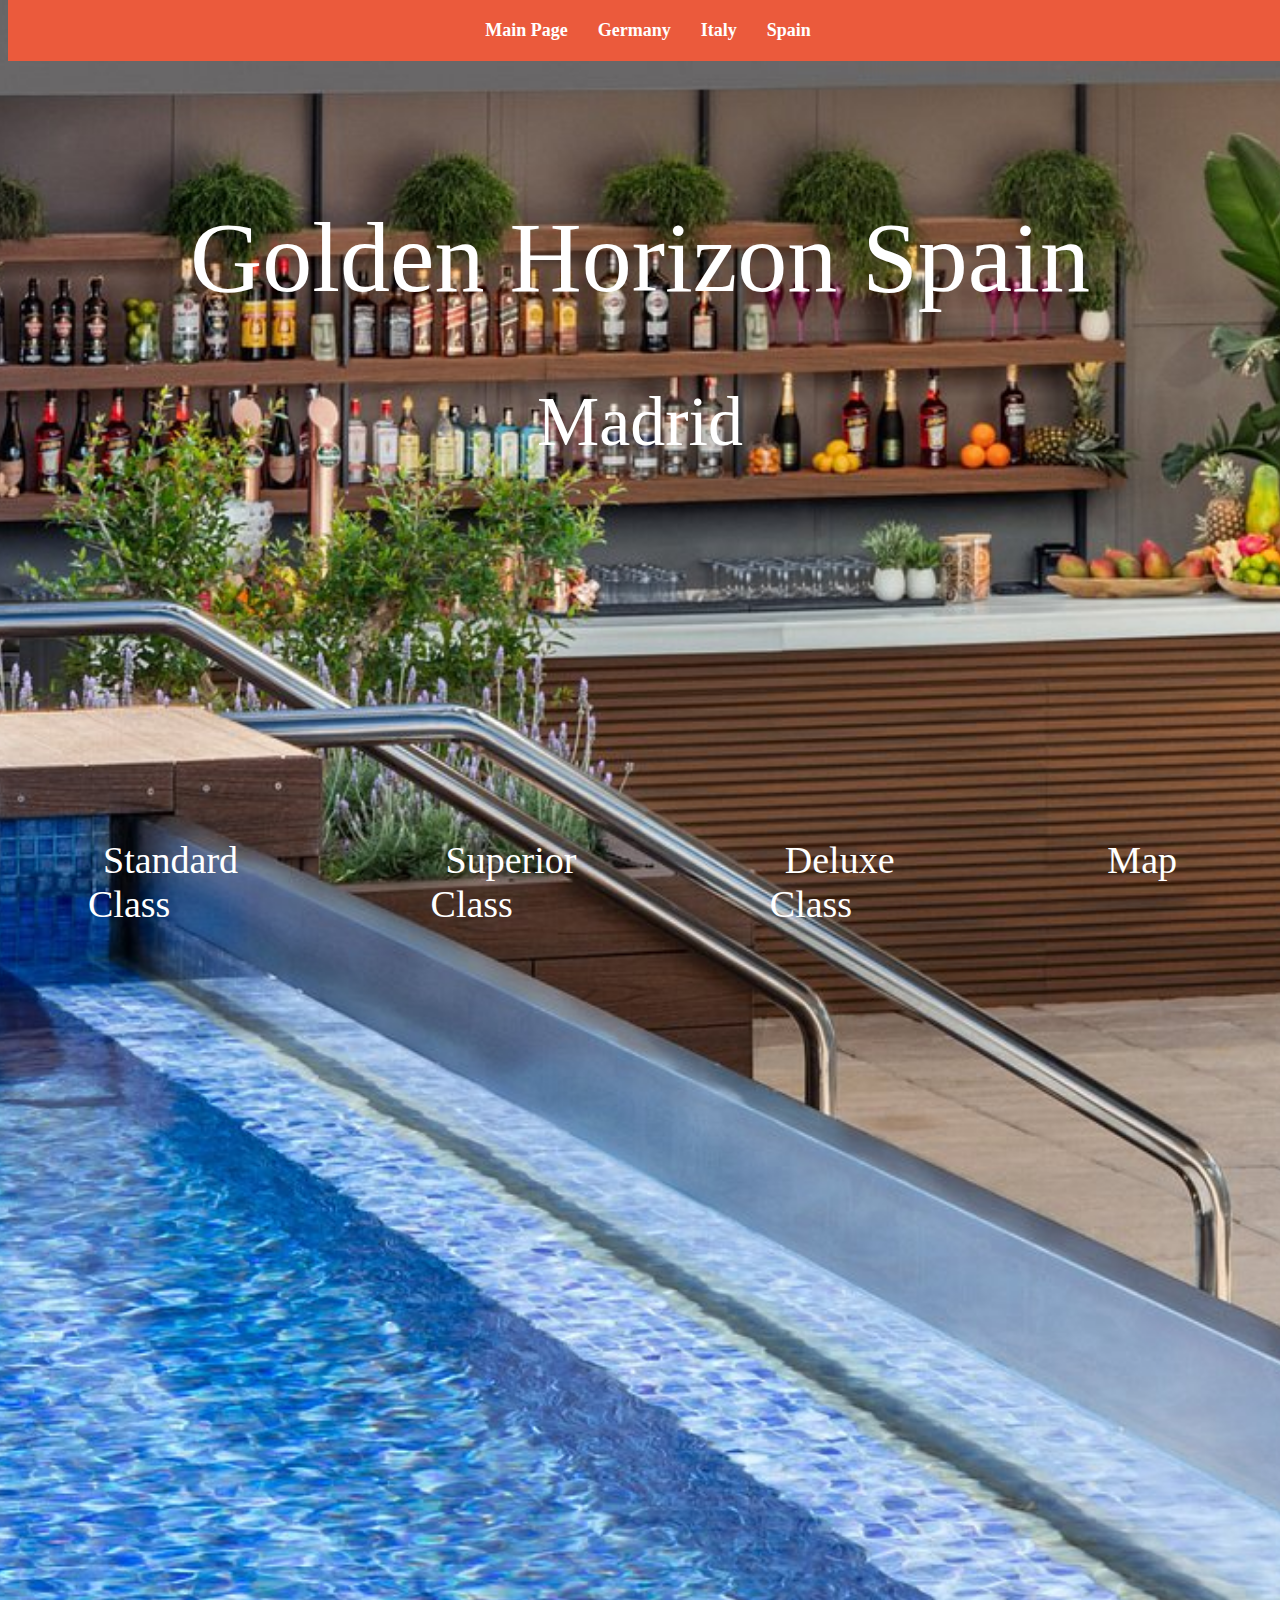
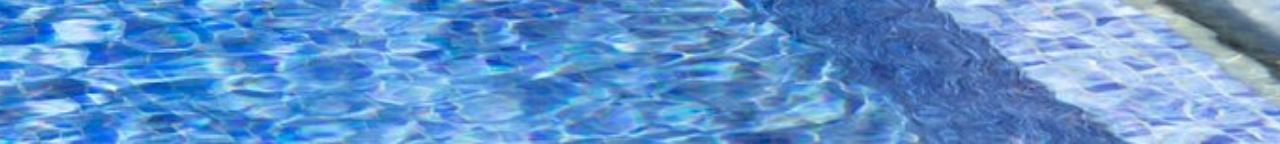
<file: Project 4/index.html>
<html>
    <head><link rel="stylesheet" href="style.css"></head>

    <body>
        <main>

            <nav class="navbar">
                <ul>
                    <li><a href="main-page.html">Main Page</a></li>
                    <li><a href="#">Germany</a></li>
                    <li><a href="#">Italy</a></li>
                    <li><a href="index.html">Spain</a></li>
                </ul>
            </nav>

            <h1 class="heading">Golden Horizon Spain</h1>

            <h2 class="city">Madrid</h2>

            <nav id="nav-classes">
                <ul>
                    <li><a href="standard.html">Standard Class</a></li>
                    <li><a href="superior.html">Superior Class</a></li>
                    <li><a href="deluxe.html">Deluxe Class</a></li>
                    <li><a href="map.html">Map</a></li>
                </ul>
            </nav>
        </main>
    </body>
</html>
</file>
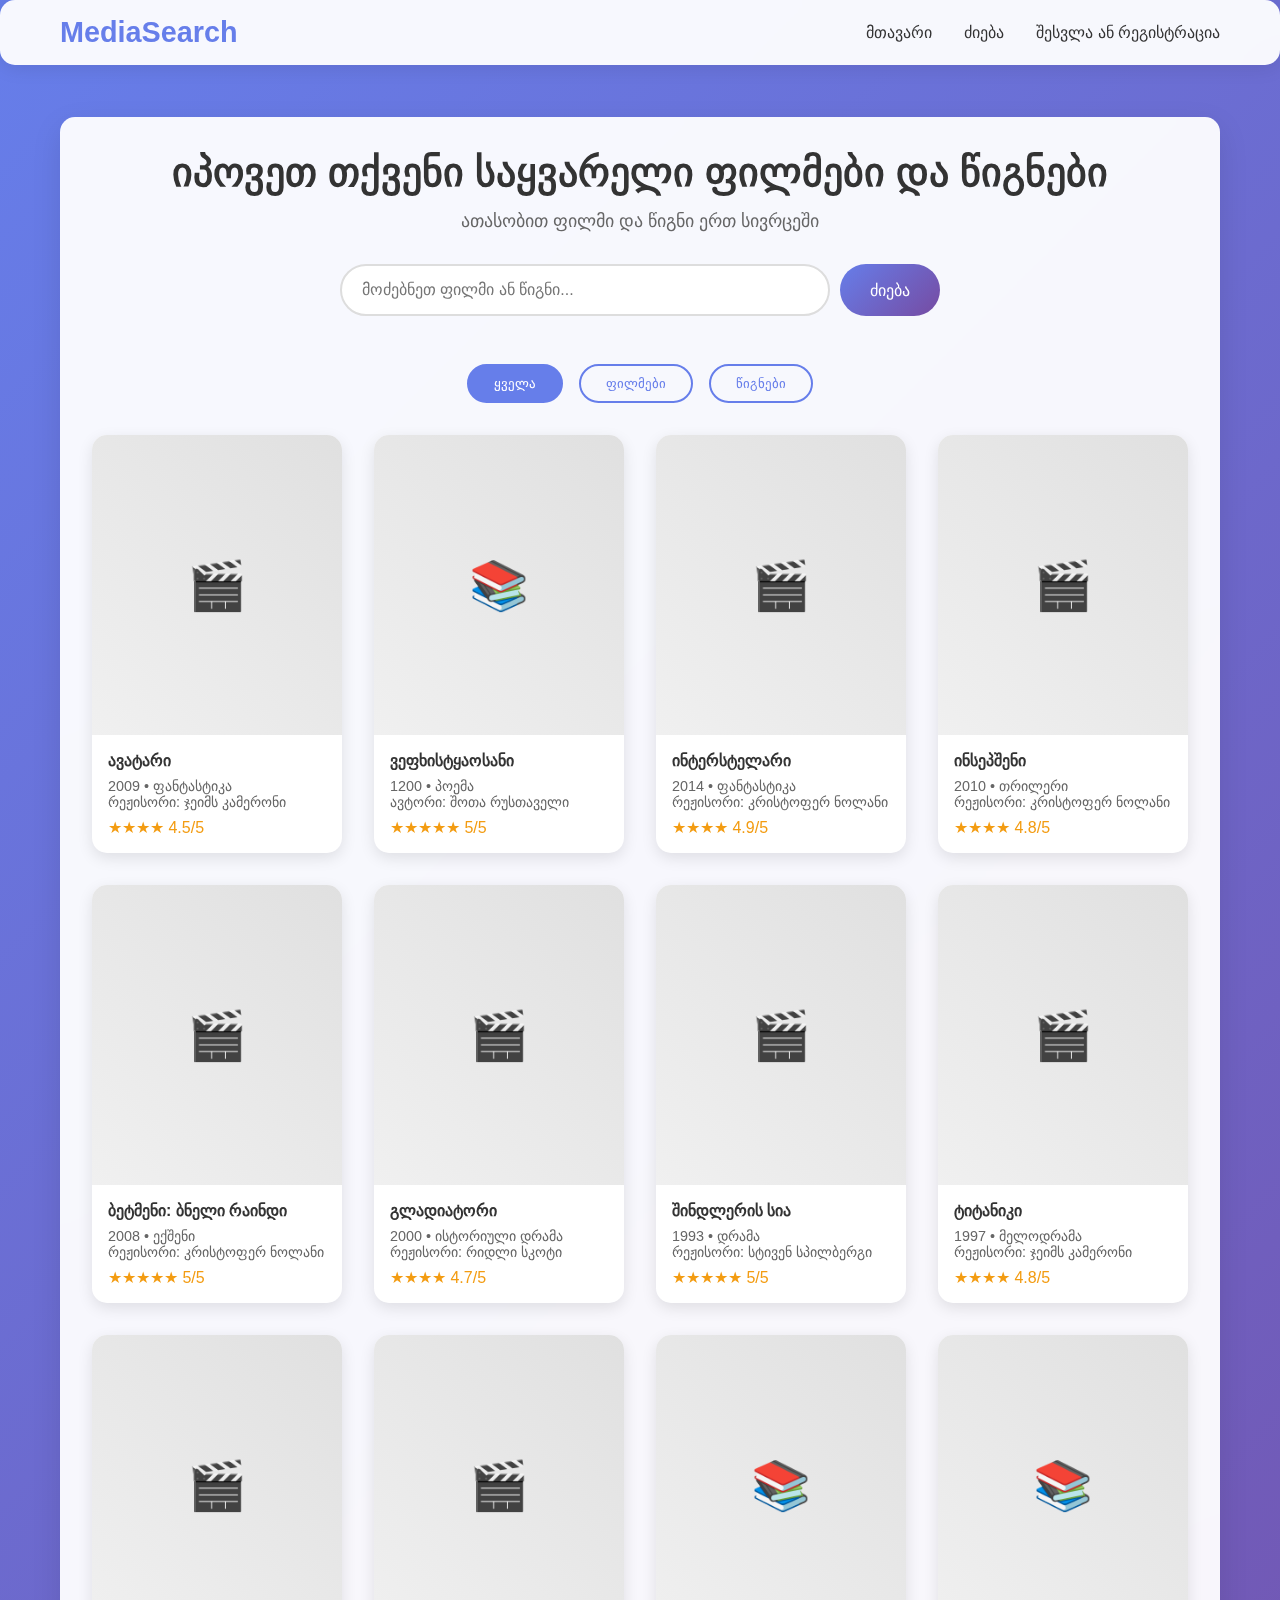
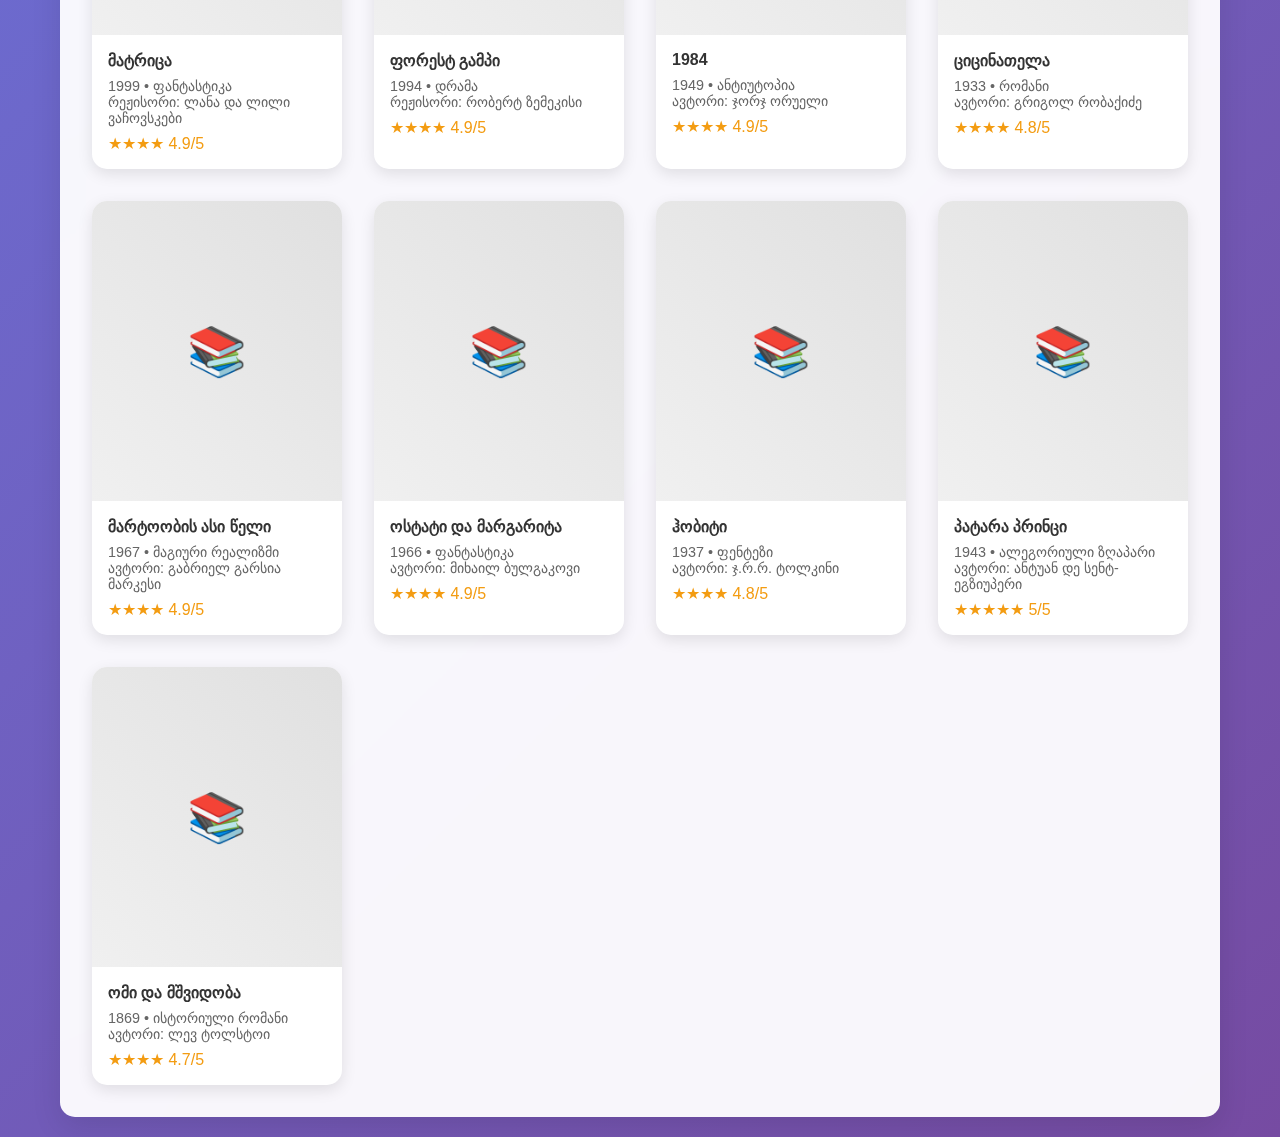
<file: Project 7/booksandfilms/index.html>
<!DOCTYPE html>
<html lang="ka">
<head>
    <meta charset="UTF-8">
    <meta name="viewport" content="width=device-width, initial-scale=1.0">
    <title>MediaSearch - ფილმები და წიგნები</title>
    <link rel="stylesheet" href="style.css">
</head>
<body>
    <header>
        <nav>
            <div class="logo">MediaSearch</div>
            <div class="nav-links">
                <a href="#" onclick="showPage('home')">მთავარი</a>
                <a href="#" onclick="showPage('search')">ძიება</a>
                <a href="#">შესვლა ან რეგისტრაცია</a>
            </div>
        </nav>
    </header>

    <div class="container">
        <!-- მთავარი გვერდი -->
        <div id="home" class="page active">
            <div class="search-container">
                <h1>იპოვეთ თქვენი საყვარელი ფილმები და წიგნები</h1>
                <p style="margin-bottom: 2rem; color: #666; font-size: 1.1rem;">
                    ათასობით ფილმი და წიგნი ერთ სივრცეში
                </p>
                <div class="search-box">
                    <input type="text" class="search-input" placeholder="მოძებნეთ ფილმი ან წიგნი..." id="mainSearch">
                    <button class="search-btn" onclick="performSearch()">ძიება</button>
                </div>
            </div>

            <div class="filter-tabs">
                <button class="filter-btn active" onclick="setFilter('all')">ყველა</button>
                <button class="filter-btn" onclick="setFilter('movies')">ფილმები</button>
                <button class="filter-btn" onclick="setFilter('books')">წიგნები</button>
            </div>

            <div class="results-grid" id="homeResults">
                <!-- პოპულარული ელემენტები -->
            </div>
        </div>

        <!-- საძიებო შედეგების გვერდი -->
        <div id="search" class="page">
            <div class="search-container">
                <h1>საძიებო შედეგები</h1>
                <div class="search-box">
                    <input type="text" class="search-input" placeholder="მოძებნეთ ფილმი ან წიგნი..." id="searchPageInput">
                    <button class="search-btn" onclick="performSearch()">ძიება</button>
                </div>
            </div>
            <div class="results-grid" id="searchResults">
                <!-- ძიების შედეგები -->
            </div>
        </div>

        <!-- დეტალური ინფორმაციის გვერდი -->
        <div id="details" class="page">
            <div class="detail-container" id="detailContent">
                <!-- დეტალური ინფორმაცია -->
            </div>
        </div>
    </div>
    <script src="script.js"></script>
</body>
</html>
</file>
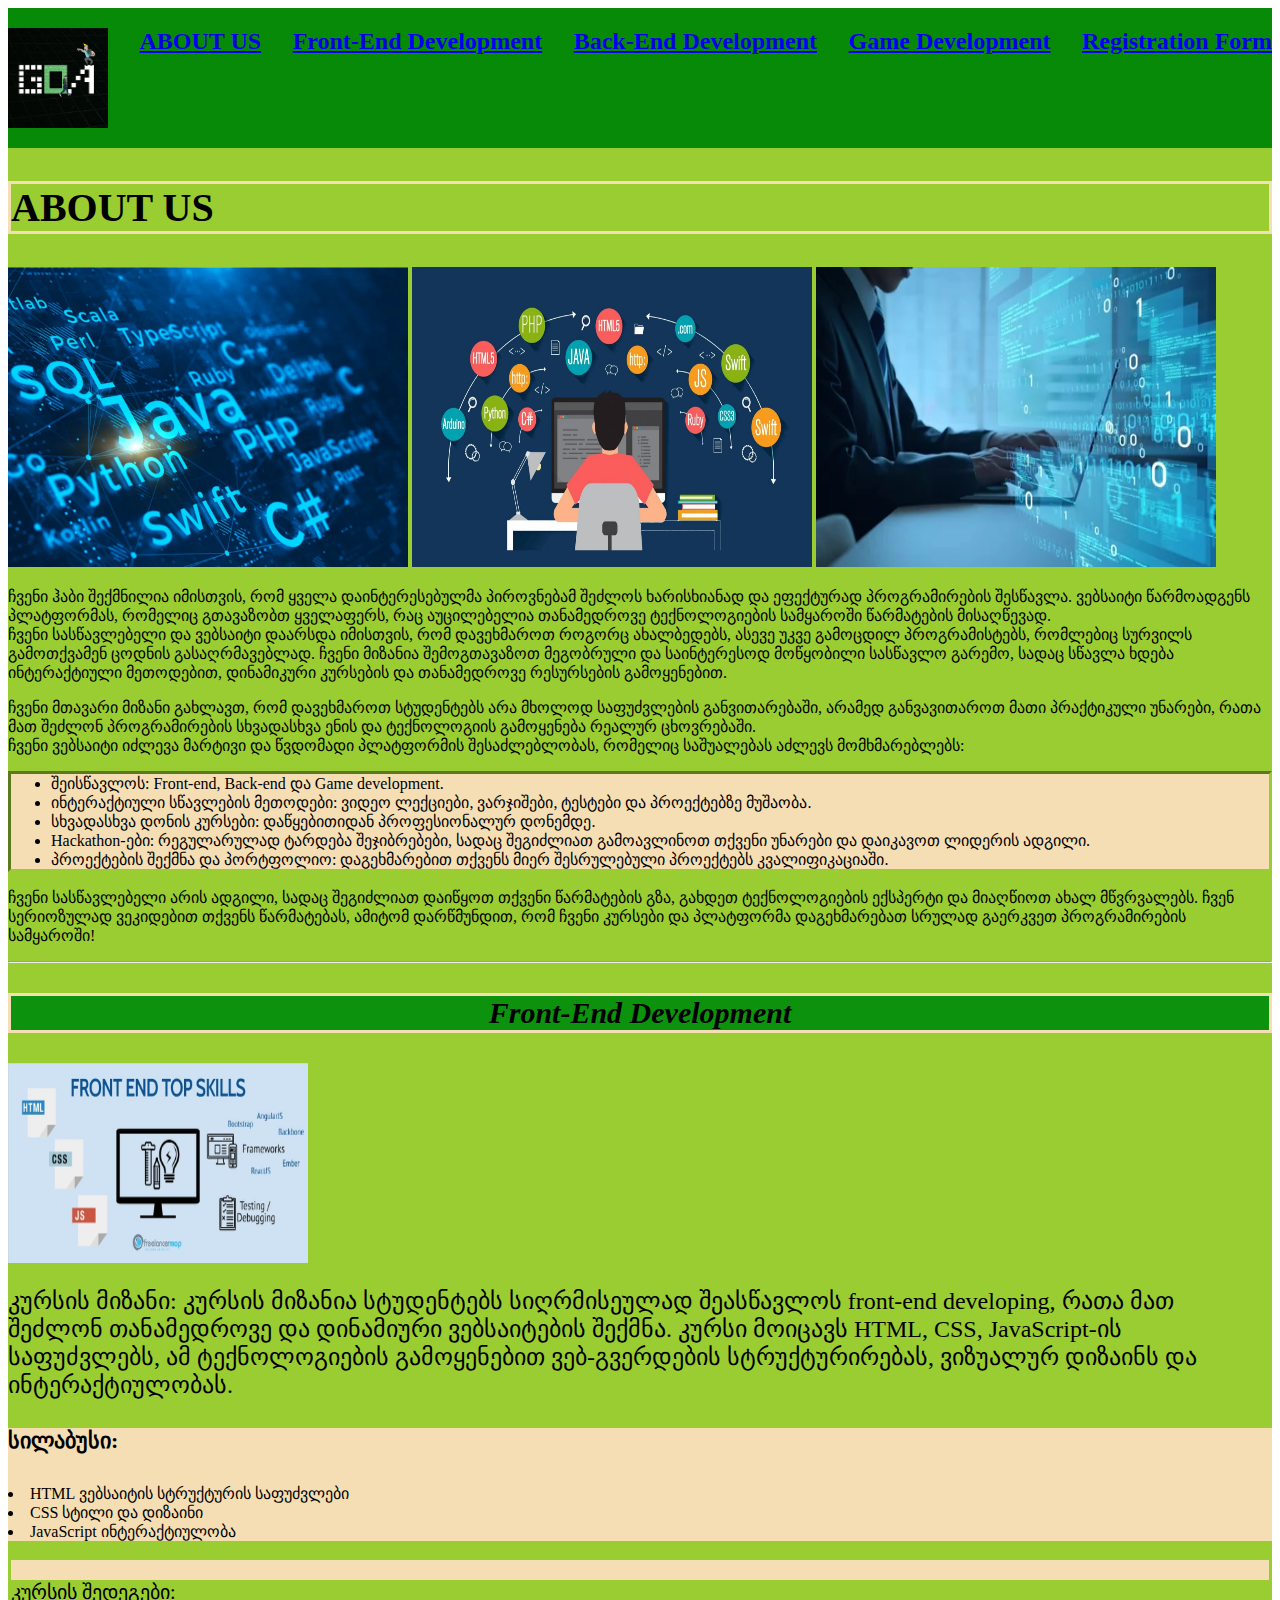
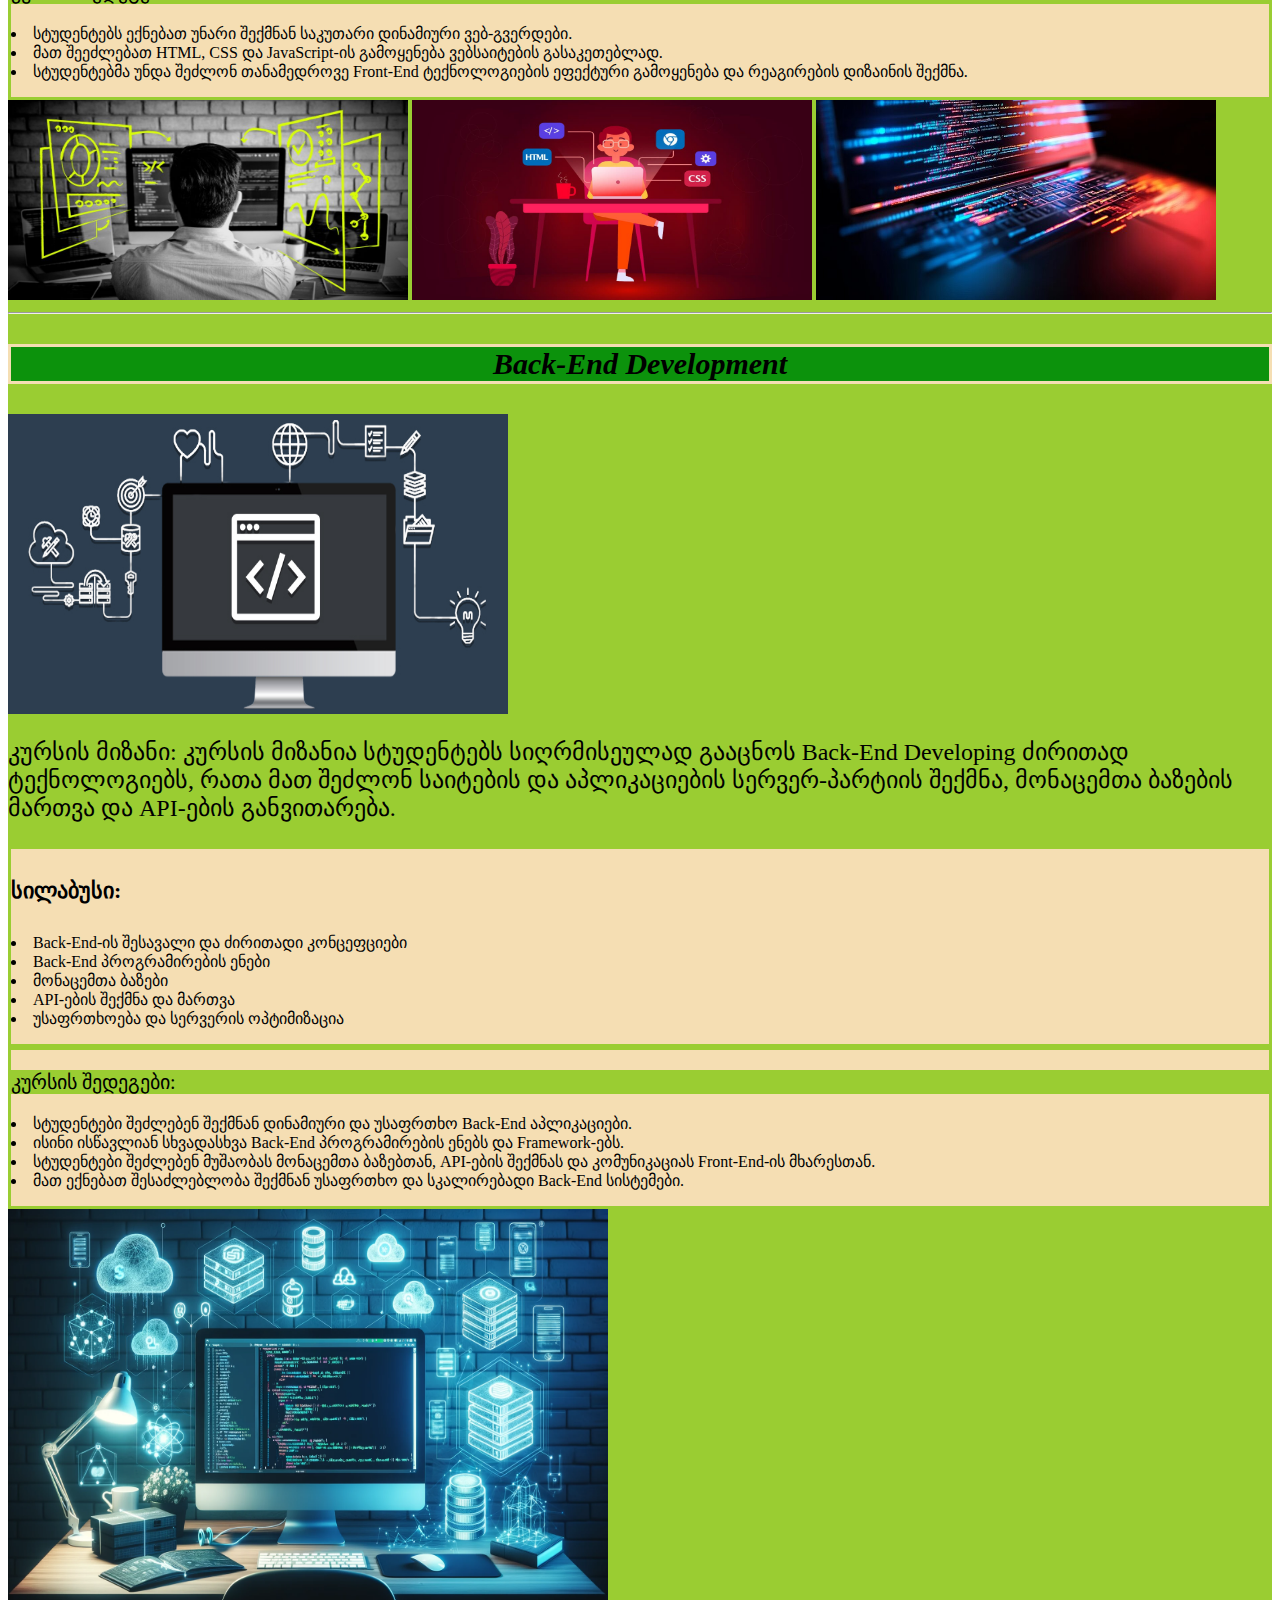
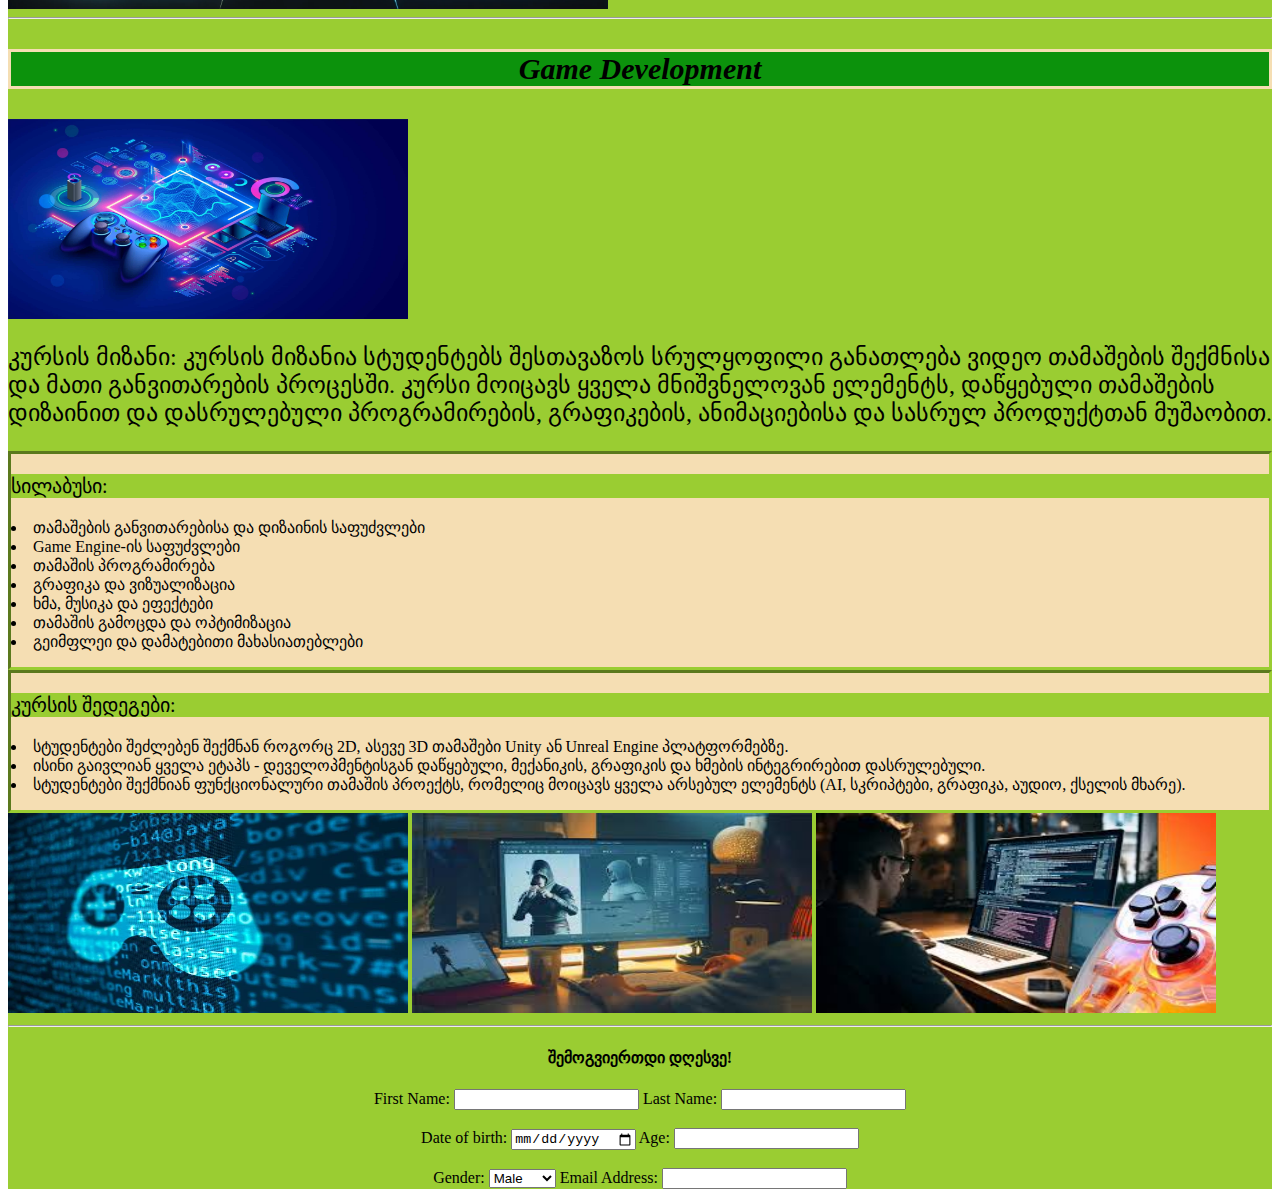
<file: Project 2/main.html>
<html>
    <head>
        <title>Programmig Learning Hub</title>
        <style>
    header{
        background-color: yellowgreen;
    }
    nav{
        background-color:rgb(7, 138, 7); display:flex; justify-content:space-between;
    }
    
    h3{
        text-align: center; font-size: 30; font-weight: 400; background-color:rgb(12, 146, 12); border: solid; border-color: wheat;
    }
    
    h3 p{ 
        font-size: 24; background-color: yellowgreen;
    }
    
    p{
        background-color: yellowgreen;
    }
        </style>
    </head>

    <body>
        <header>

            <nav>
                <h2><img src="images.png/image0.png" width="100" height="100"></h2>
                <h2><a href="#aboutus">ABOUT US</a></h2>
                <h2><a href="#Front-End">Front-End Development</a></h2>
                <h2><a href="#back-end">Back-End Development</a></h2>
                <h2><a href="#game">Game Development</a></h2>
                <h2><a href="#registration">Registration Form</a></h2>
            </nav>


            <!-- შესავალი, ჩვენს შესახებ -->

                <h2 style="font-size: 40; font-weight: 600; background-color: yellowgreen; border: solid; border-color: wheat;" id="aboutus"> ABOUT US</h2>

                <img src="images.png/image7.png" width="400" height="300">
                <img src="images.png/image8.png" width="400" height="300">
                <img src="images.png/image9.png" width="400" height="300">

                <!-- რას ემსახურება -->

                <p>ჩვენი ჰაბი შექმნილია იმისთვის, რომ ყველა დაინტერესებულმა პიროვნებამ შეძლოს ხარისხიანად და ეფექტურად პროგრამირების შესწავლა. ვებსაიტი წარმოადგენს პლატფორმას, რომელიც გთავაზობთ ყველაფერს, რაც აუცილებელია თანამედროვე ტექნოლოგიების სამყაროში წარმატების მისაღწევად.
                <br>ჩვენი სასწავლებელი და ვებსაიტი დაარსდა იმისთვის, რომ დავეხმაროთ როგორც ახალბედებს, ასევე უკვე გამოცდილ პროგრამისტებს, რომლებიც სურვილს გამოთქვამენ ცოდნის გასაღრმავებლად. ჩვენი მიზანია შემოგთავაზოთ მეგობრული და საინტერესოდ მოწყობილი სასწავლო გარემო, სადაც სწავლა ხდება ინტერაქტიული მეთოდებით, დინამიკური კურსების და თანამედროვე რესურსების გამოყენებით.</p>
                <p> ჩვენი მთავარი მიზანი გახლავთ, რომ დავეხმაროთ სტუდენტებს არა მხოლოდ საფუძვლების განვითარებაში, არამედ განვავითაროთ მათი პრაქტიკული უნარები, რათა მათ შეძლონ პროგრამირების სხვადასხვა ენის და ტექნოლოგიის გამოყენება რეალურ ცხოვრებაში. <br> ჩვენი ვებსაიტი იძლევა მარტივი და წვდომადი პლატფორმის შესაძლებლობას, რომელიც საშუალებას აძლევს მომხმარებლებს:

                <!-- რა ისწავლება, სწავლის მეთოდები -->

                <ul style="border: inset; border-color: yellowgreen; background-color: wheat;">
                    <li>შეისწავლოს: Front-end, Back-end და Game development.</li>
                    <li>ინტერაქტიული სწავლების მეთოდები: ვიდეო ლექციები, ვარჯიშები, ტესტები და პროექტებზე მუშაობა.</li>
                    <li>სხვადასხვა დონის კურსები: დაწყებითიდან პროფესიონალურ დონემდე.</li>
                    <li>Hackathon-ები: რეგულარულად ტარდება შეჯიბრებები, სადაც შეგიძლიათ გამოავლინოთ თქვენი უნარები და დაიკავოთ ლიდერის ადგილი.</li>
                    <li>პროექტების შექმნა და პორტფოლიო: დაგეხმარებით თქვენს მიერ შესრულებული პროექტებს კვალიფიკაციაში.</li>
                </ul>
            </p>

            <!-- დასკვნა -->

                <p>ჩვენი სასწავლებელი არის ადგილი, სადაც შეგიძლიათ დაიწყოთ თქვენი წარმატების გზა, გახდეთ ტექნოლოგიების ექსპერტი და  მიაღწიოთ ახალ მწვრვალებს. ჩვენ სერიოზულად ვეკიდებით თქვენს წარმატებას, ამიტომ დარწმუნდით, რომ ჩვენი კურსები და პლატფორმა დაგეხმარებათ სრულად გაერკვეთ პროგრამირების სამყაროში!</p>

            <hr>

            <!-- Front-End-ის კურსის მოკლე მიმოხილვა -->

            <h3 id="Front-End"><b><i>Front-End Development</i></b></h3>

            <img src="images.png/image1.png" width="300" height="200">

            <!-- კურსის მიზანი -->

            <p style="font-size: 24;">კურსის მიზანი: კურსის მიზანია სტუდენტებს სიღრმისეულად შეასწავლოს front-end developing, რათა მათ შეძლონ თანამედროვე და დინამიური ვებსაიტების შექმნა. კურსი მოიცავს HTML, CSS, JavaScript-ის საფუძვლებს, ამ ტექნოლოგიების გამოყენებით ვებ-გვერდების სტრუქტურირებას, ვიზუალურ დიზაინს და ინტერაქტიულობას.</p>

            <!-- სილაბუსი -->

            <div style="border: solis; border-color: yellowgreen; background-color: wheat;">

                <h4 style="font-size: 22;">სილაბუსი:</h4>
                <p style="font-size: 20; font-weight: 200;"><li>HTML ვებსაიტის სტრუქტურის საფუძვლები</li><li>CSS  სტილი და დიზაინი</li><li>JavaScript ინტერაქტიულობა</li></p> 

            </div>

            <!-- კურსის შედეგები -->

            <div style="border: solid; border-color: yellowgreen; background-color: wheat;">
                <p style="font-size: 20; font-weight: 200;">კურსის შედეგები:  <li>სტუდენტებს ექნებათ უნარი შექმნან საკუთარი დინამიური ვებ-გვერდები.</li><li>მათ შეეძლებათ HTML, CSS და JavaScript-ის გამოყენება ვებსაიტების გასაკეთებლად.</li><li>სტუდენტებმა უნდა შეძლონ თანამედროვე Front-End ტექნოლოგიების ეფექტური გამოყენება და რეაგირების დიზაინის შექმნა.</li></p>
            </div>

            <img src="images.png/image2.png" width="400" height="200">
            <img src="images.png/image10.png" width="400" height="200">
            <img src="images.png/image11.png" width="400" height="200">

            <hr>

            <!-- Back-End-ის კურსის მოკლე მიმოხილვა -->

            <h3 id="back-end"><b><i>Back-End Development</i></b></h3>

            <img src="images.png/image3.png" width="500" height="300">

            <!-- კურსის მიზანი -->

            <p style="font-size: 24;">კურსის მიზანი: კურსის მიზანია სტუდენტებს სიღრმისეულად გააცნოს Back-End Developing ძირითად ტექნოლოგიებს, რათა მათ შეძლონ საიტების და აპლიკაციების სერვერ-პარტიის შექმნა, მონაცემთა ბაზების მართვა და API-ების განვითარება.</p>

            <!-- სილაბუსი -->

            <div style="border: solid; border-color: yellowgreen; background-color: wheat;">
                <h4 style="font-size: 22;">სილაბუსი:</h4>

                <p style="font-size: 20; font-weight: 200;"><li>Back-End-ის შესავალი და ძირითადი კონცეფციები</li><li>Back-End პროგრამირების ენები</li><li>მონაცემთა ბაზები</li><li>API-ების შექმნა და მართვა </li><li>უსაფრთხოება და სერვერის ოპტიმიზაცია</li></p>
            </div>

            <!-- კურსის შედეგები -->

            <div style="border: solid; border-color: yellowgreen; background-color: wheat;">

                <p style="font-size: 20; font-weight: 200;">კურსის შედეგები: <li>სტუდენტები შეძლებენ შექმნან დინამიური და უსაფრთხო Back-End აპლიკაციები.</li><li>ისინი ისწავლიან სხვადასხვა Back-End პროგრამირების ენებს და Framework-ებს.</li><li>სტუდენტები შეძლებენ მუშაობას მონაცემთა ბაზებთან, API-ების შექმნას და კომუნიკაციას Front-End-ის მხარესთან.</li><li>მათ ექნებათ შესაძლებლობა შექმნან უსაფრთხო და სკალირებადი Back-End სისტემები.</li></p>

            </div>

            <img src="images.png/image4.png" width="600" height="400">

            <hr>

            <!--  Game Development-ის კურსის მოკლე მიმოხილვა --> 
            <h3 id="game"><b><i>Game Development</i></b></h3>

            <img src="images.png/image5.png" width="400" height="200">

            <!-- კურსის მიზანი -->

                <p style="font-size: 24;">კურსის მიზანი: კურსის მიზანია სტუდენტებს შესთავაზოს სრულყოფილი განათლება ვიდეო თამაშების შექმნისა და მათი განვითარების პროცესში. კურსი მოიცავს ყველა მნიშვნელოვან ელემენტს, დაწყებული თამაშების დიზაინით და დასრულებული პროგრამირების, გრაფიკების, ანიმაციებისა და სასრულ პროდუქტთან მუშაობით.</p>

            <!-- სილაბუსი -->

            <div style="border: inset; border-color: yellowgreen; background-color: wheat;">

                <p style="font-size: 20; font-weight: 200;">სილაბუსი:<li>თამაშების განვითარებისა და დიზაინის საფუძვლები</li><li>Game Engine-ის საფუძვლები </li><li>თამაშის პროგრამირება</li><li>გრაფიკა და ვიზუალიზაცია</li><li>ხმა, მუსიკა და ეფექტები</li><li>თამაშის გამოცდა და ოპტიმიზაცია</li><li>გეიმფლეი და დამატებითი მახასიათებლები</li></p> 

            </div>

            <!-- კურსის შედეგები -->

            <div style="border: inset; border-color: yellowgreen; background-color: wheat;">

                <p style="font-size: 20; font-weight: 200;">კურსის შედეგები: <li>სტუდენტები შეძლებენ შექმნან როგორც 2D, ასევე 3D თამაშები Unity ან Unreal Engine პლატფორმებზე.</li><li>ისინი გაივლიან ყველა ეტაპს - დეველოპმენტისგან დაწყებული, მექანიკის, გრაფიკის და ხმების ინტეგრირებით დასრულებული.</li><li>სტუდენტები შექმნიან ფუნქციონალური თამაშის პროექტს, რომელიც მოიცავს ყველა არსებულ ელემენტს (AI, სკრიპტები, გრაფიკა, აუდიო, ქსელის მხარე).</li></ul></p>
            </div>

            <img src="images.png/image6.png" width="400" height="200">
            <img src="images.png/image12.png" width="400" height="200">
            <img src="images.png/image13.png" width="400" height="200">

            <hr>

            <!-- სარეგისტრაციო ფორმა -->

            <form style="text-align: center; background-color: yellowgreen;" id="registration">
                <h4><b>შემოგვიერთდი დღესვე!</b></h4>

                <label for="firstname">First Name:</label>
                <input type="text" required is="firstname">

                <label for="lastname">Last Name:</label>
                <input type="text" required id="lastname">

                <br><br>

                <label for="date">Date of birth: </label>
                <input type="date" required id="date">

                <label for="age">Age:</label>
                <input type="number" id="age">

                <br><br>

                <label for="gender">Gender:</label>
                <select name="gender" id="gender">
                    <option value="male">Male</option>
                    <option value="female">Female<option>
                </select>
    
                <label for="email">Email Address: </label>
                <input type="email" id="email">
            </form>
        </header>
    </body>
</html>
</file>
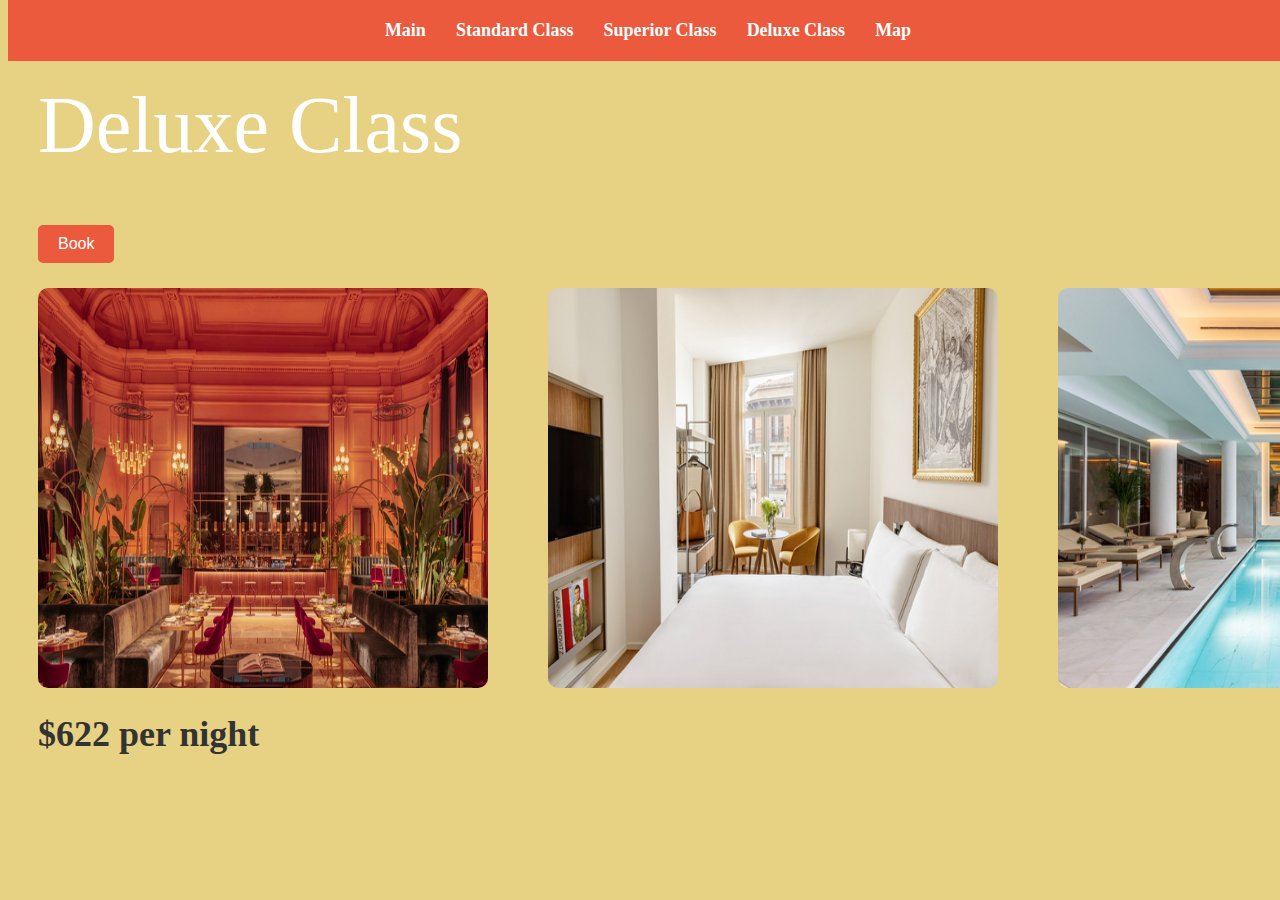
<file: Project 4/deluxe.html>
<html>
    <head><link rel="stylesheet" href="deluxe.css"></head>

    <body>
        <main>
            <!-- nav for hotel room classes -->
            <nav id="nav-classes" class="hotel">
                <ul>
                    <li><a href="index.html">Main</a></li>
                    <li><a href="standard.html">Standard Class</a></li>
                    <li><a href="superior.html">Superior Class</a></li>
                    <li><a href="deluxe.html">Deluxe Class</a></li>
                    <li><a href="map.html">Map</a></li>
                </ul>
            </nav>

            <!-- heading -->
            <h1>Deluxe Class</h1>

            <!-- div for room price, image and button -->
            <div class="rooms">
                <button class="book-button">Book</button>
                <div id="div-images">  <!--for all images i have on this page -->
                    <img src="images/image3.png" class="image">
                    <img src="images/image4.png" class="image">
                    <img src="images/image5.png" class="image">
                </div>
                <p class="book-price">$622 per night</p>
            </div>
        </main>
    </body>
</html>
</file>
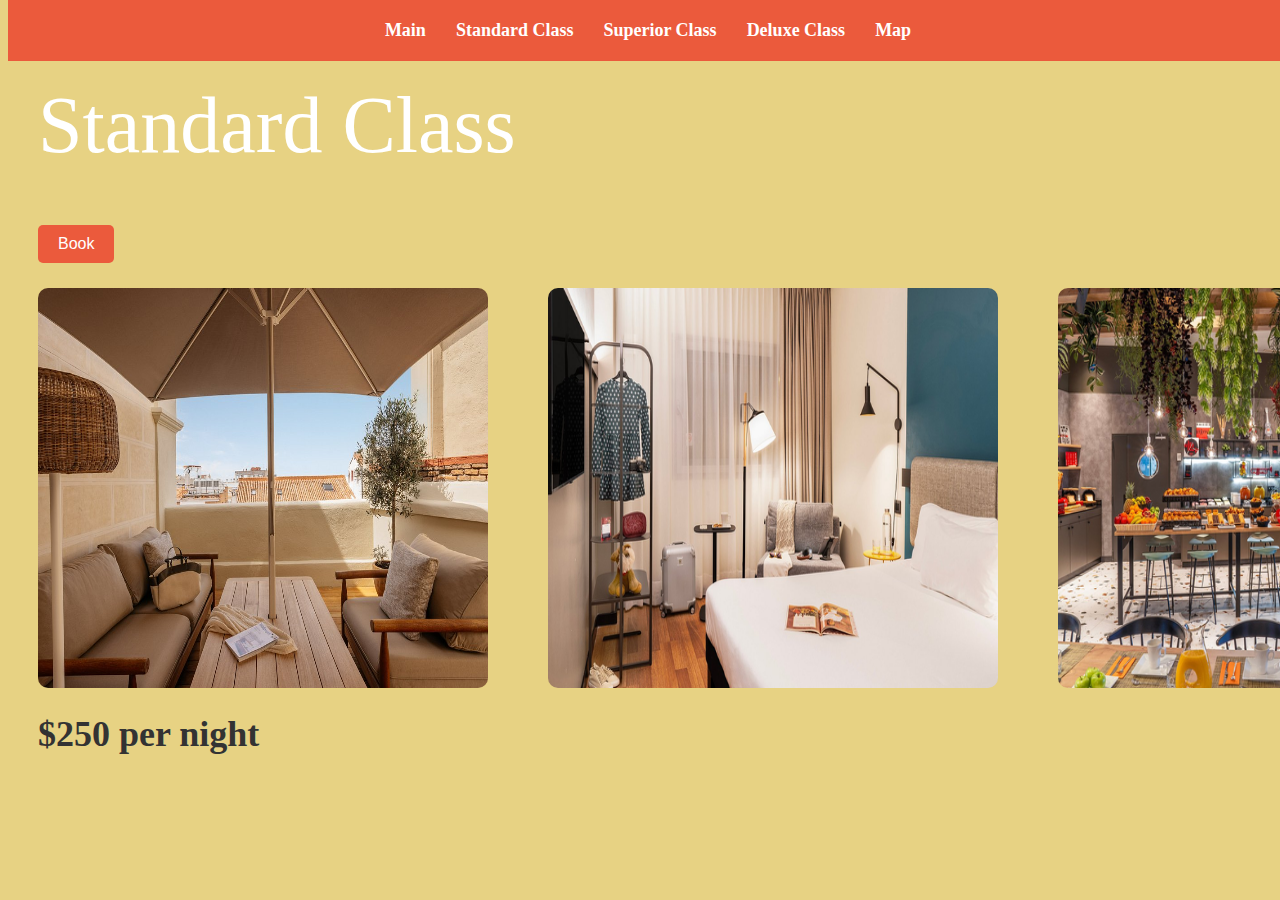
<file: Project 4/standard.html>
<html>
    <head><link rel="stylesheet" href="standard.css"></head>

    <body>
        <main>
            <!-- nav for hotel room classes -->
            <nav id="nav-classes" class="hotel">
                <ul>
                    <li><a href="index.html">Main</a></li>
                    <li><a href="standard.html">Standard Class</a></li>
                    <li><a href="superior.html">Superior Class</a></li>
                    <li><a href="deluxe.html">Deluxe Class</a></li>
                    <li><a href="map.html">Map</a></li>
                </ul>
            </nav>

            <!-- heading -->
            <h1>Standard Class</h1>

            <!-- div for room price, image and button -->
            <div class="rooms">
                <button class="book-button">Book</button>
                <div id="div-img"> <!--for all images i have on this page -->
                    <img src="images/image1.jpg" class="image">
                    <img src="images/image6.png" class="image">
                    <img src="images/image7.png" class="image">
                </div>
                <p class="book-price">$250 per night</p>
            </div>
        </main>
    </body>
</html>
</file>
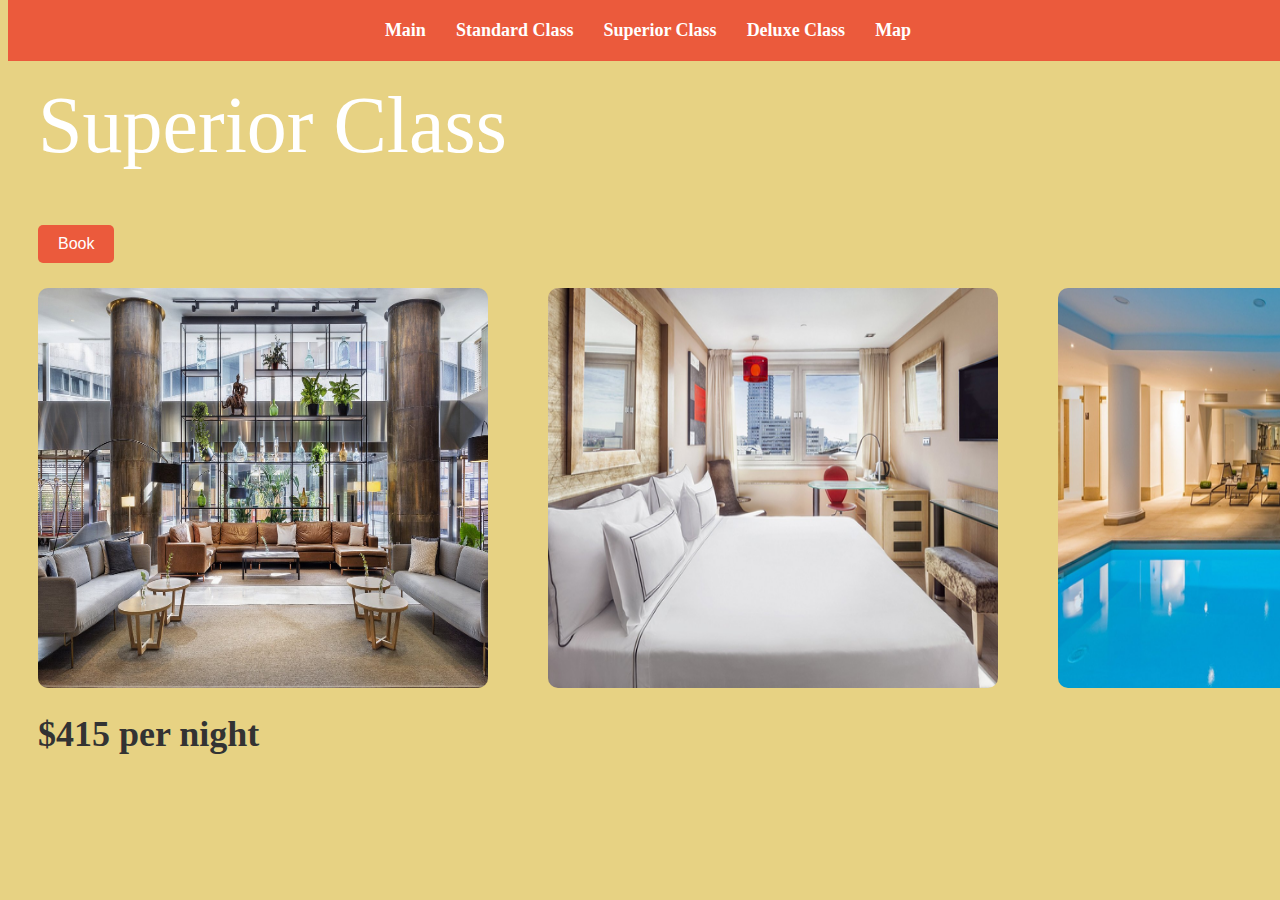
<file: Project 4/superior.html>
<html>
    <head><link rel="stylesheet" href="superior.css"></head>

    <body>
        <main>
            <!-- nav for hotel room classes -->
            <nav id="nav-classes" class="hotel">
                <ul>
                    <li><a href="index.html">Main</a></li>
                    <li><a href="standard.html">Standard Class</a></li>
                    <li><a href="superior.html">Superior Class</a></li>
                    <li><a href="deluxe.html">Deluxe Class</a></li>
                    <li><a href="map.html">Map</a></li>
                </ul>
            </nav>

            <!-- heading -->
            <h1>Superior Class</h1>

            <!-- div for room price, image and button -->
            <div class="rooms">
                <button class="book-button">Book</button>
                <div id="div-for-img"> <!--for all images i have on this page -->
                    <img src="images/image2.jpg" class="image">
                    <img src="images/image8.png" class="image">
                    <img src="images/image9.png" class="image">
                </div>
                <p class="book-price">$415 per night</p>
            </div>
        </main>
    </body>
</html>
</file>
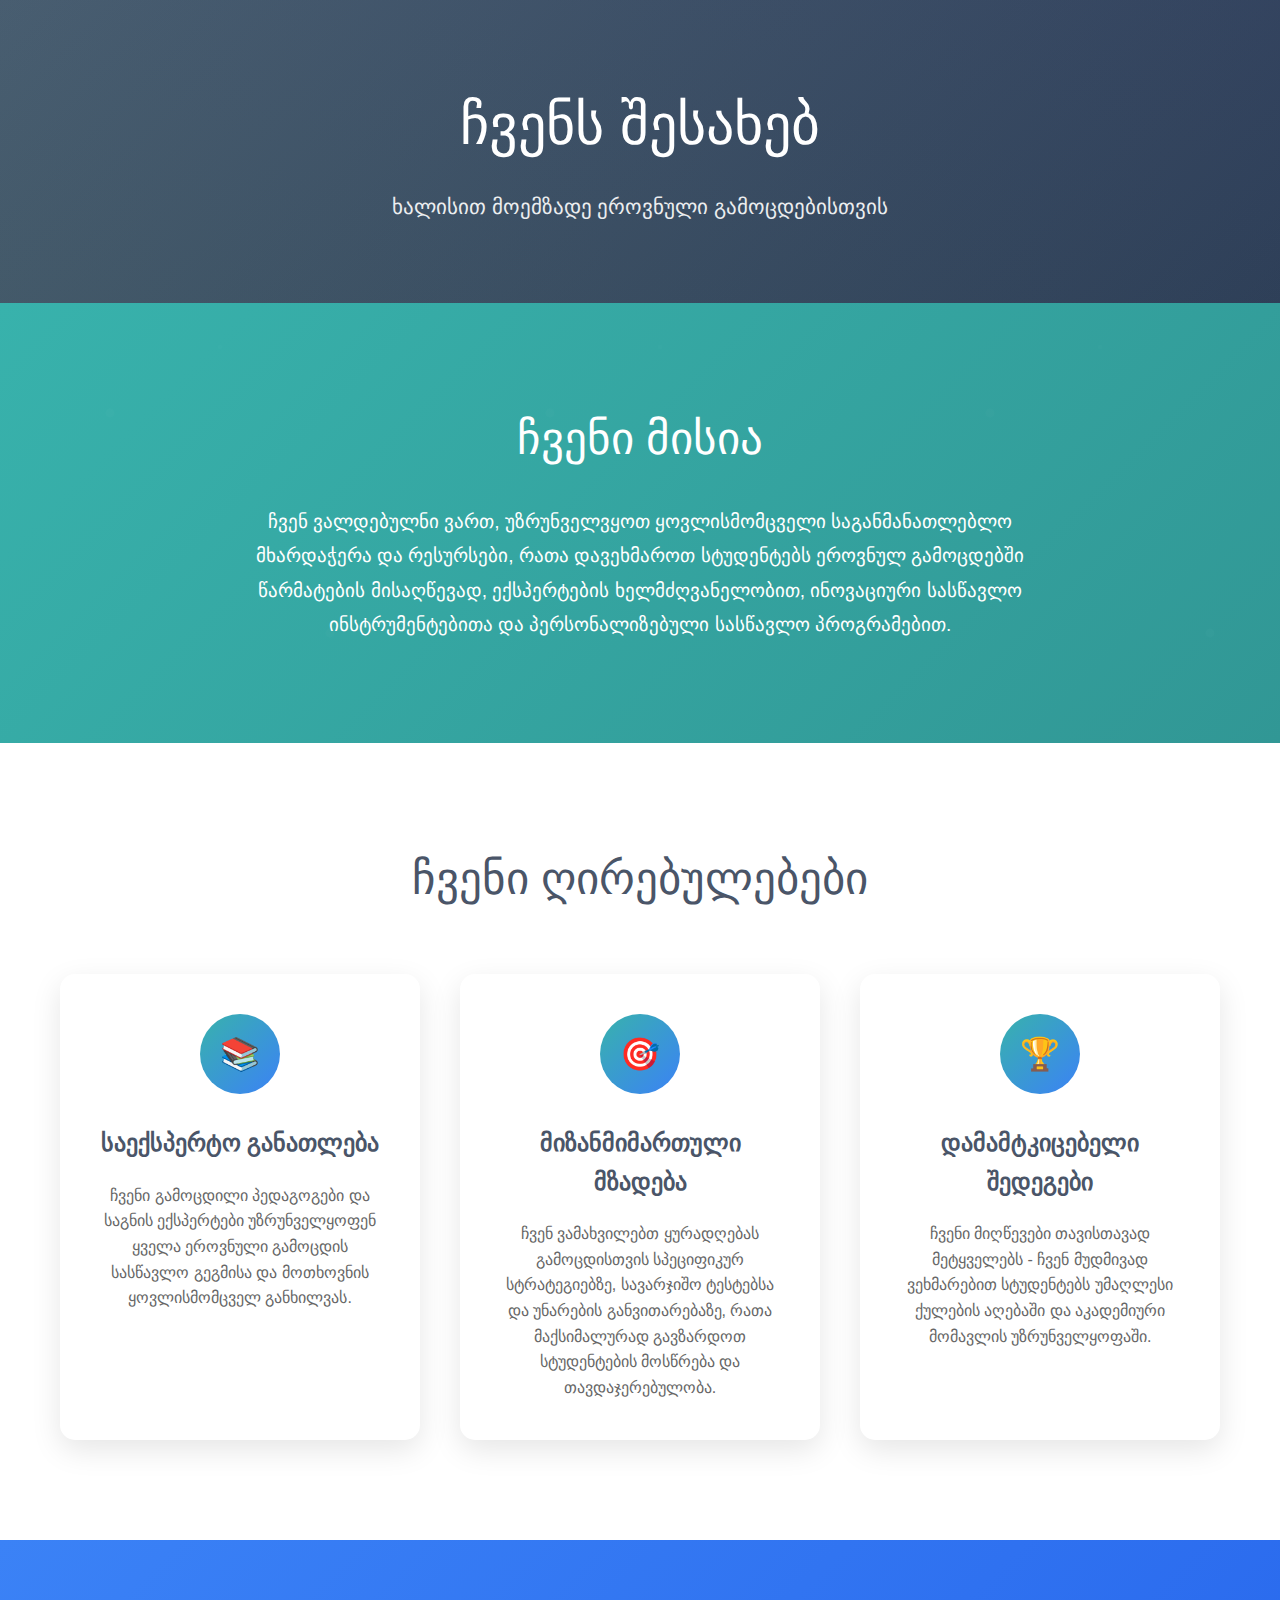
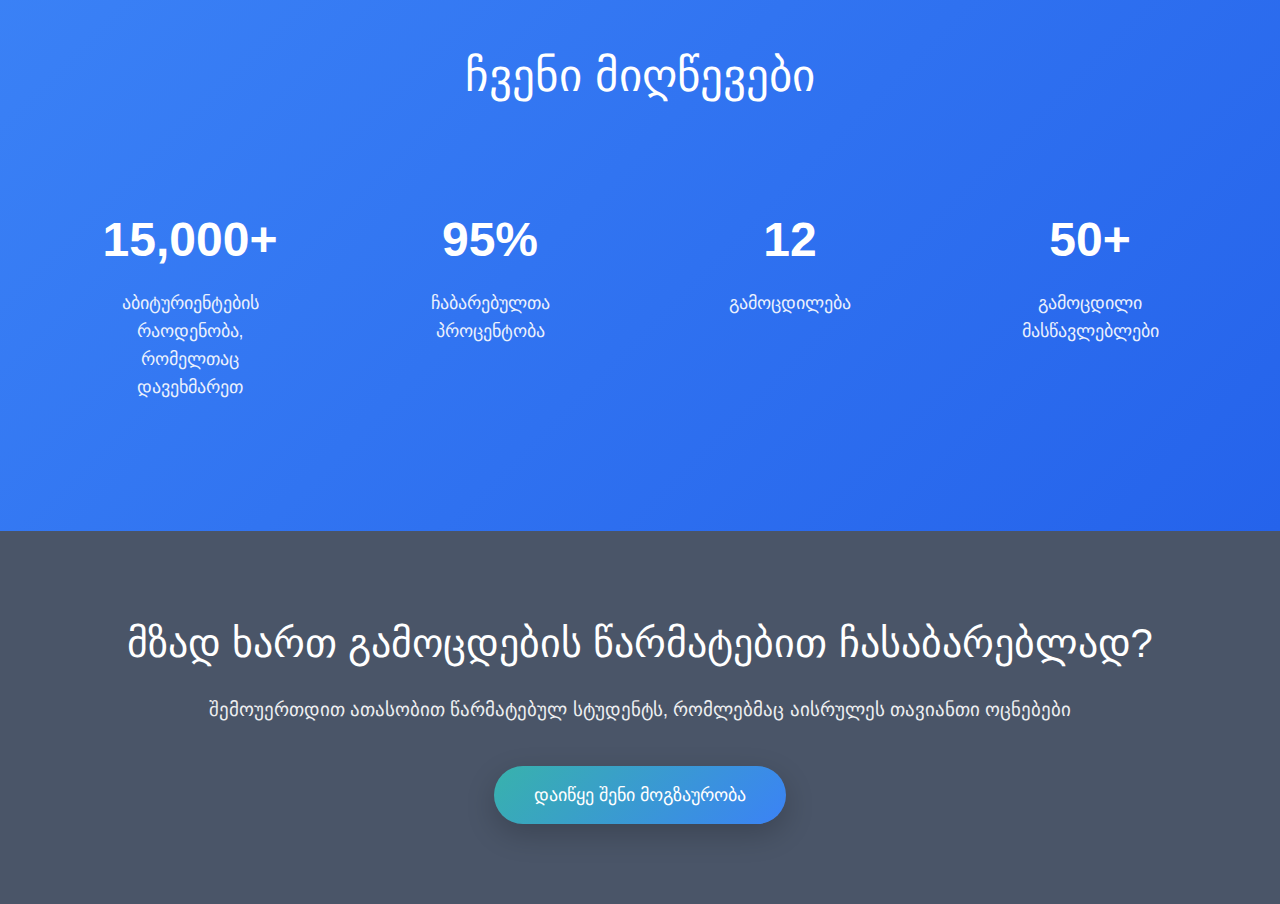
<file: Project 6/aboutuspage/aboutus.html>
<!DOCTYPE html>
<html>
<head>
    <meta charset="UTF-8">
    <meta name="viewport" content="width=device-width, initial-scale=1.0">
    <title>About Us</title>
    <link rel="stylesheet" href="aboutus.css">
</head>
<body>
    <!-- სათაური -->
    <section class="header">
        <div class="container">
            <div class="header-content">
                <h1>ჩვენს შესახებ</h1>
                <p>ხალისით მოემზადე ეროვნული გამოცდებისთვის</p>
            </div>
        </div>
    </section>

    <!-- მისიის სექცია -->
    <section class="mission">
        <div class="container">
            <div class="mission-content">
                <h2>ჩვენი მისია</h2>
                <p>ჩვენ ვალდებულნი ვართ, უზრუნველვყოთ ყოვლისმომცველი საგანმანათლებლო მხარდაჭერა და რესურსები, რათა დავეხმაროთ სტუდენტებს ეროვნულ გამოცდებში წარმატების მისაღწევად, ექსპერტების ხელმძღვანელობით, ინოვაციური სასწავლო ინსტრუმენტებითა და პერსონალიზებული სასწავლო პროგრამებით.</p>
            </div>
        </div>
    </section>

    <!-- ღირებულებების სექცია -->
    <section class="values">
        <div class="container">
            <h2>ჩვენი ღირებულებები</h2>
            <div class="values-grid">
                <div class="value-card">
                    <div class="value-icon">📚</div>
                    <h3>საექსპერტო განათლება</h3>
                    <p>ჩვენი გამოცდილი პედაგოგები და საგნის ექსპერტები უზრუნველყოფენ ყველა ეროვნული გამოცდის სასწავლო გეგმისა და მოთხოვნის ყოვლისმომცველ განხილვას.</p>
                </div>
                <div class="value-card">
                    <div class="value-icon">🎯</div>
                    <h3>მიზანმიმართული მზადება</h3>
                    <p>ჩვენ ვამახვილებთ ყურადღებას გამოცდისთვის სპეციფიკურ სტრატეგიებზე, სავარჯიშო ტესტებსა და უნარების განვითარებაზე, რათა მაქსიმალურად გავზარდოთ სტუდენტების მოსწრება და თავდაჯერებულობა.</p>
                </div>
                <div class="value-card">
                    <div class="value-icon">🏆</div>
                    <h3>დამამტკიცებელი შედეგები</h3>
                    <p>ჩვენი მიღწევები თავისთავად მეტყველებს - ჩვენ მუდმივად ვეხმარებით სტუდენტებს უმაღლესი ქულების აღებაში და აკადემიური მომავლის უზრუნველყოფაში.</p>
                </div>
            </div>
        </div>
    </section>

    <!-- ჩვენი გუნდი -->
    <section class="team">
        <div class="container">
            <h2>ჩვენი მიღწევები</h2>
            <div class="team-stats">
                <div class="stat">
                    <span class="stat-number">15,000+</span>
                    <span class="stat-label">აბიტურიენტების რაოდენობა, რომელთაც დავეხმარეთ</span>
                </div>
                <div class="stat">
                    <span class="stat-number">95%</span>
                    <span class="stat-label">ჩაბარებულთა პროცენტობა</span>
                </div>
                <div class="stat">
                    <span class="stat-number">12</span>
                    <span class="stat-label">გამოცდილება</span>
                </div>
                <div class="stat">
                    <span class="stat-number">50+</span>
                    <span class="stat-label">გამოცდილი მასწავლებლები</span>
                </div>
            </div>
        </div>
    </section>

    <!-- CTA Section -->
    <section class="cta">
        <div class="container">
            <h2>მზად ხართ გამოცდების წარმატებით ჩასაბარებლად?</h2>
            <p>შემოუერთდით ათასობით წარმატებულ სტუდენტს, რომლებმაც აისრულეს თავიანთი ოცნებები</p>
            <a href="#contact" class="cta-button">დაიწყე შენი მოგზაურობა</a>
        </div>
    </section>
</body>
</html>
</file>
<file: Project 4/style.css>
body{
    background-image: url(images/image0.png);
    background-repeat: no-repeat; 
    background-attachment: local; /* The background image will scroll with the element's contents */
    background-position: center;  /* to center an image horizontaly */
    background-size: cover;  /* to cover whole page */
}


/* style for nav bar */
.navbar {
    position: absolute;
    top: 0;
    width: 100%;
    background-color: #EB5A3C;
    padding: 20px 0;
    text-align: center;
}

.navbar ul {
    list-style: none;
    padding: 0;
    margin: 0;
    display: flex;
    justify-content: center;
}

.navbar li {
    margin: 0 15px;
}

.navbar a {
    text-decoration: none;
    color: white;
    font-size: 18px;
    font-weight: bold;
    transition: color 0.3s;
}

.navbar a:hover {
    color: #E7D283;
}


/* Style for headings */
.heading{
    font-size: 100px;
    font-weight: 250;
    color: #ffffff;
    text-align: center;
    margin-top: 200px;
}

/* for Madrid */
.city{
    font-size: 70px;
    font-weight: 300;
    color: #ffffff;
    text-align: center;
    margin-bottom: 350px;
}


/* navbar for hotel room classes */
#nav-classes{
    display: flex;             
    justify-content: center;   
    width: 100%;
}

#nav-classes ul{
    display: flex;   
    gap: 20px;  /* Space between items */
    padding: 10px 20px;   
    margin-bottom: 800px;
}

#nav-classes li{
    display: inline;
    margin-right: 60px;
    margin-left: 60px;
}

#nav-classes a {
    color: #ffffff;
    text-decoration: none;
    font-size: 38px;
    padding: 8px 15px;     
    transition: font-size 0.3s ease;
    font-weight: 200;
}

#nav-classes a:hover {
    font-size: 70px;
}
</file>
<file: Project 7/booksandfilms/style.css>
* {
    margin: 0;
    padding: 0;
    box-sizing: border-box;
}

/* მთლიანი გვერდის ფონური სტილი */
body {
    font-family: 'Segoe UI', Tahoma, Geneva, Verdana, sans-serif;
    background: linear-gradient(135deg, #667eea 0%, #764ba2 100%);
    min-height: 100vh;
    color: #333;
}

/* კონტეინერი, რომელიც ზღუდავს გვერდის სიგანეს */
.container {
    max-width: 1200px;
    margin: 0 auto;
    padding: 20px;
}

/* ჰედერის სტილი */
header {
    background: rgba(255, 255, 255, 0.95); 
    backdrop-filter: blur(10px);           
    padding: 1rem 0;
    box-shadow: 0 2px 20px rgba(0,0,0,0.1);
    margin-bottom: 2rem;
    border-radius: 15px;
}

/* ნავიგაცია ჰედერში */
nav {
    display: flex;
    justify-content: space-between;
    align-items: center;
    max-width: 1200px;
    margin: 0 auto;
    padding: 0 20px;
}

/* ლოგო */
.logo {
    font-size: 1.8rem;
    font-weight: bold;
    color: #667eea;
}

/* ნავიგაციის ბმულები */
.nav-links {
    display: flex;
    gap: 2rem;
}

.nav-links a {
    text-decoration: none;
    color: #333;
    font-weight: 500;
    transition: color 0.3s;
}

.nav-links a:hover {
    color: #667eea;
}

/* გვერდები (დეფოლტად დამალულია) */
.page {
    display: none;
    background: rgba(255, 255, 255, 0.95);
    backdrop-filter: blur(10px);
    border-radius: 15px;
    padding: 2rem;
    box-shadow: 0 10px 30px rgba(0,0,0,0.1);
    animation: fadeIn 0.5s ease-in;
}

/* აქტიური გვერდი ჩანს */
.page.active {
    display: block;
}

/* გვერდის გამოჩენის ანიმაცია */
@keyframes fadeIn {
    from { opacity: 0; transform: translateY(20px); }
    to { opacity: 1; transform: translateY(0); }
}

/* საძიებო ბლოკი */
.search-container {
    text-align: center;
    margin-bottom: 3rem;
}

.search-container h1 {
    font-size: 2.5rem;
    margin-bottom: 1rem;
    color: #333;
}

/* საძიებო ველი */
.search-box {
    display: flex;
    max-width: 600px;
    margin: 0 auto;
    gap: 10px;
}

.search-input {
    flex: 1;
    padding: 15px 20px;
    border: 2px solid #ddd;
    border-radius: 50px;
    font-size: 1rem;
    outline: none;
    transition: border-color 0.3s;
}

.search-input:focus {
    border-color: #667eea;
}

/* ღილაკები */
.search-btn, .btn {
    background: linear-gradient(135deg, #667eea, #764ba2);
    color: white;
    border: none;
    padding: 15px 30px;
    border-radius: 50px;
    font-size: 1rem;
    cursor: pointer;
    transition: transform 0.3s;
}

.search-btn:hover, .btn:hover {
    transform: translateY(-2px);
}

/* ფილტრის ღილაკები */
.filter-tabs {
    display: flex;
    justify-content: center;
    gap: 1rem;
    margin: 2rem 0;
}

.filter-btn {
    padding: 10px 25px;
    border: 2px solid #667eea;
    background: transparent;
    color: #667eea;
    border-radius: 25px;
    cursor: pointer;
    transition: all 0.3s;
}

.filter-btn.active, .filter-btn:hover {
    background: #667eea;
    color: white;
}

/* შედეგების ბარათების განლაგება */
.results-grid {
    display: grid;
    grid-template-columns: repeat(auto-fill, minmax(250px, 1fr));
    gap: 2rem;
    margin-top: 2rem;
}

/* თითოეული ბარათი */
.item-card {
    background: white;
    border-radius: 15px;
    overflow: hidden;
    box-shadow: 0 5px 15px rgba(0,0,0,0.1);
    transition: transform 0.3s;
    cursor: pointer;
}

.item-card:hover {
    transform: translateY(-5px);
}

/* ბარათის სურათის ადგილი */
.item-image {
    width: 100%;
    height: 300px;
    background: linear-gradient(45deg, #f0f0f0, #e0e0e0);
    display: flex;
    align-items: center;
    justify-content: center;
    font-size: 3rem;
    color: #999;
}

/* ბარათის ინფორმაცია */
.item-info {
    padding: 1rem;
}

.item-title {
    font-weight: bold;
    margin-bottom: 0.5rem;
    color: #333;
}

.item-meta {
    color: #666;
    font-size: 0.9rem;
}

.rating {
    color: #f39c12;
    margin-top: 0.5rem;
}

/* ფორმის კონტეინერი */
.form-container {
    max-width: 400px;
    margin: 0 auto;
    text-align: center;
}

.form-group {
    margin-bottom: 1.5rem;
    text-align: left;
}

.form-group label {
    display: block;
    margin-bottom: 0.5rem;
    font-weight: 500;
}

.form-group input {
    width: 100%;
    padding: 12px 15px;
    border: 2px solid #ddd;
    border-radius: 8px;
    font-size: 1rem;
    outline: none;
    transition: border-color 0.3s;
}

.form-group input:focus {
    border-color: #667eea;
}

/* დეტალური გვერდის კონტეინერი */
.detail-container {
    display: flex;
    gap: 2rem;
    margin-top: 2rem;
}

.detail-image {
    width: 300px;
    height: 400px;
    background: linear-gradient(45deg, #f0f0f0, #e0e0e0);
    border-radius: 15px;
    display: flex;
    align-items: center;
    justify-content: center;
    font-size: 4rem;
    color: #999;
}

.detail-info {
    flex: 1;
}

.detail-info h1 {
    font-size: 2.5rem;
    margin-bottom: 1rem;
    color: #333;
}

.detail-meta {
    margin-bottom: 2rem;
}

.detail-meta div {
    margin-bottom: 0.5rem;
    font-size: 1.1rem;
}

.detail-description {
    line-height: 1.6;
    color: #555;
}

/* უკან დაბრუნების ღილაკი */
.back-btn {
    background: #6c757d;
    margin-bottom: 2rem;
}

/* მობილურისთვის (რესპონსივი) */
@media (max-width: 768px) {
    .detail-container {
        flex-direction: column;
    }

    .detail-image {
        width: 100%;
        max-width: 300px;
        margin: 0 auto;
    }

    .nav-links {
        display: none; /* პატარა ეკრანზე ნავიგაცია იმალება */
    }
}
</file>
<file: Project 4/deluxe.css>
body{
    background-color: #E7D283;
}

/* style for deluxe class */
.hotel{
    position: absolute;
    top: 0;
    width: 100%;
    background-color: #EB5A3C;
    padding: 20px 0;
    text-align: center;
}

.hotel ul{
    list-style: none;
    padding: 0;
    margin: 0;
    display: flex;
    justify-content: center;
}

.hotel li{
    margin: 0 15px;
}

.hotel a{
    text-decoration: none;
    color: white;
    font-size: 18px;
    font-weight: bold;
    transition: color 0.3s;
}

.hotel a:hover{
    color: #E7D283;
}

/* style for h1 */
h1{
    font-size: 80px;
    color: #ffffff;
    font-weight: 200;
    text-align: start;
    margin-top: 80px;
    margin-left: 30px;
}

/* Style for the image */
.image{
    margin-top: 10px;
    height: 400px;
    width: 450px; 
    border-radius: 10px;
    margin-bottom: 15px;
    margin-left: 30px;
    margin-right: 10px;
    display: flex;
    align-items: center;  /* Vertically center the items */
    justify-content: space-between;
}

.image:hover{
    transform: scale(1.05);
}

/* Style for the price */
.book-price {
    font-size: 36px;
    color: #333;
    font-weight: bold;
    margin-left: 30px;
    margin-top: 10px;
}

/* Style for the Book button */
.book-button {
    background-color: #EB5A3C;
    color: white;
    padding: 10px 20px;
    font-size: 16px;
    border: none;
    border-radius: 5px;
    cursor: pointer;
    margin-bottom: 15px;
    margin-left: 30px;
    align-items: center;
    justify-content: center;
    display: flex;
    flex-direction: column;
}

.book-button:hover {
    background-color: #DF9755;
}

/* for all the images i have used */ 
#div-images{
    display: flex;        
    justify-content: space-between;  
    gap: 20px;            
    width: 80%;    
}
</file>
<file: Project 4/standard.css>
body{
    background-color: #E7D283;
}

/* style for standard class */
.hotel{
    position: absolute;
    top: 0;
    width: 100%;
    background-color: #EB5A3C;
    padding: 20px 0;
    text-align: center;
}

.hotel ul{
    list-style: none;
    padding: 0;
    margin: 0;
    display: flex;
    justify-content: center;
}

.hotel li{
    margin: 0 15px;
}

.hotel a{
    text-decoration: none;
    color: white;
    font-size: 18px;
    font-weight: bold;
    transition: color 0.3s;
}

.hotel a:hover{
    color: #E7D283;
}

/* style for h1 */
h1{
    font-size: 80px;
    color: #ffffff;
    font-weight: 200;
    text-align: start;
    margin-top: 80px;
    margin-left: 30px;
}

/* Style for the image */
.image{
    margin-top: 10px;
    height: 400px;
    width: 450px; 
    border-radius: 10px;
    margin-bottom: 15px;
    margin-left: 30px;
    margin-right: 10px;
    display: flex;
    align-items: center;  /* Vertically center the items */
    justify-content: space-between;
}

.image:hover{
    transform: scale(1.05);
}

/* Style for the price */
.book-price {
    font-size: 36px;
    color: #333;
    font-weight: bold;
    margin-left: 30px;
    margin-top: 10px;
}

/* Style for the Book button */
.book-button {
    background-color: #EB5A3C;
    color: white;
    padding: 10px 20px;
    font-size: 16px;
    border: none;
    border-radius: 5px;
    cursor: pointer;
    margin-bottom: 15px;
    margin-left: 30px;
    align-items: center;
    justify-content: center;
    display: flex;
    flex-direction: column;
}

.book-button:hover {
    background-color: #DF9755;
}

/* for all the images i have used */
#div-img{
    display: flex;       
    justify-content: space-between;  
    gap: 20px;           
    width: 80%;    
}
</file>
<file: Project 4/superior.css>
body{
    background-color: #E7D283;
}

/* style for superior class */
.hotel{
    position: absolute;
    top: 0;
    width: 100%;
    background-color: #EB5A3C;
    padding: 20px 0;
    text-align: center;
}

.hotel ul{
    list-style: none;
    padding: 0;
    margin: 0;
    display: flex;
    justify-content: center;
}

.hotel li{
    margin: 0 15px;
}

.hotel a{
    text-decoration: none;
    color: white;
    font-size: 18px;
    font-weight: bold;
    transition: color 0.3s;
}

.hotel a:hover{
    color: #E7D283;
}

/* style for h1 */
h1{
    font-size: 80px;
    color: #ffffff;
    font-weight: 200;
    text-align: start;
    margin-top: 80px;
    margin-left: 30px;
}

/* Style for the image */
.image{
    margin-top: 10px;
    height: 400px;
    width: 450px; 
    border-radius: 10px;
    margin-bottom: 15px;
    margin-left: 30px;
    margin-right: 10px;
    display: flex;
    align-items: center;  
    justify-content: space-between;
}

.image:hover{
    transform: scale(1.05);
}

/* Style for the price */
.book-price {
    font-size: 36px;
    color: #333;
    font-weight: bold;
    margin-left: 30px;
    margin-top: 10px;
}

/* Style for the Book button */
.book-button {
    background-color: #EB5A3C;
    color: white;
    padding: 10px 20px;
    font-size: 16px;
    border: none;
    border-radius: 5px;
    cursor: pointer;
    margin-bottom: 15px;
    margin-left: 30px;
    align-items: center;
    justify-content: center;
    display: flex;
    flex-direction: column;
}

.book-button:hover {
    background-color: #DF9755;
}

/* for all the images i have used */
#div-for-img{
    display: flex;       
    justify-content: space-between;  
    gap: 20px;           
    width: 80%;   
}
</file>
<file: Project 6/aboutuspage/aboutus.css>
* {
    margin: 0;
    padding: 0;
    box-sizing: border-box;
}

body {
    font-family: 'Arial', sans-serif;
    line-height: 1.6;
    color: #333;
    background-color: white;
}

.container {
    max-width: 1200px;
    margin: 0 auto;
    padding: 0 20px;
}

/* სათაური */
.header {
    background: linear-gradient(135deg, #4A5568 0%, #2D3748 100%);
    color: white;
    padding: 80px 0;
    text-align: center;
    position: relative;
    overflow: hidden;
}

.header::before {
    content: '';
    position: absolute;
    top: 0;
    left: 0;
    right: 0;
    bottom: 0;
    background: linear-gradient(45deg, rgba(56, 178, 172, 0.1) 0%, rgba(59, 130, 246, 0.1) 100%);
}

.header-content {
    position: relative;
    z-index: 2;
}

.header h1 {
    font-size: 3.5rem;
    font-weight: 300;
    margin-bottom: 20px;
    animation: fadeInUp 1s ease-out;
}

.header p {
    font-size: 1.3rem;
    opacity: 0.9;
    animation: fadeInUp 1s ease-out 0.3s both;
}

/* მისია */
.mission {
    padding: 100px 0;
    background: linear-gradient(135deg, #38B2AC 0%, #319795 100%);
    color: white;
    position: relative;
}

.mission::before {
    content: '';
    position: absolute;
    top: 0;
    left: 0;
    width: 100%;
    height: 100%;
    background: url('data:image/svg+xml,<svg xmlns="http://www.w3.org/2000/svg" viewBox="0 0 100 100"><defs><pattern id="grain" width="100" height="100" patternUnits="userSpaceOnUse"><circle cx="25" cy="25" r="1" fill="rgba(255,255,255,0.05)"/><circle cx="75" cy="75" r="1" fill="rgba(255,255,255,0.05)"/><circle cx="50" cy="10" r="0.5" fill="rgba(255,255,255,0.03)"/></pattern></defs><rect width="100" height="100" fill="url(%23grain)"/></svg>');
    opacity: 0.3;
}

.mission-content {
    position: relative;
    z-index: 2;
    text-align: center;
}

.mission h2 {
    font-size: 2.8rem;
    margin-bottom: 30px;
    font-weight: 300;
}

.mission p {
    font-size: 1.2rem;
    max-width: 800px;
    margin: 0 auto;
    line-height: 1.8;
}

/* ღირებულებები */
.values {
    padding: 100px 0;
    background: white;
}

.values h2 {
    text-align: center;
    font-size: 2.8rem;
    margin-bottom: 60px;
    color: #4A5568;
    font-weight: 300;
}

.values-grid {
    display: grid;
    grid-template-columns: repeat(auto-fit, minmax(300px, 1fr));
    gap: 40px;
    margin-top: 60px;
}

.value-card {
    padding: 40px;
    border-radius: 15px;
    text-align: center;
    transition: all 0.3s ease;
    background: white;
    box-shadow: 0 10px 30px rgba(0,0,0,0.1);
    position: relative;
    overflow: hidden;
}

.value-card::before {
    content: '';
    position: absolute;
    top: 0;
    left: 0;
    right: 0;
    height: 4px;
    background: linear-gradient(90deg, #38B2AC, #3B82F6);
    transform: scaleX(0);
    transition: transform 0.3s ease;
}

.value-card:hover::before {
    transform: scaleX(1);
}

.value-card:hover {
    transform: translateY(-10px);
    box-shadow: 0 20px 40px rgba(0,0,0,0.15);
}

.value-icon {
    width: 80px;
    height: 80px;
    border-radius: 50%;
    background: linear-gradient(135deg, #38B2AC, #3B82F6);
    margin: 0 auto 30px;
    display: flex;
    align-items: center;
    justify-content: center;
    font-size: 2rem;
    color: white;
}

.value-card h3 {
    font-size: 1.5rem;
    margin-bottom: 20px;
    color: #4A5568;
}

.value-card p {
    color: #666;
    line-height: 1.6;
}

/* გუნდი */
.team {
    padding: 100px 0;
    background: linear-gradient(135deg, #3B82F6 0%, #2563EB 100%);
    color: white;
}

.team h2 {
    text-align: center;
    font-size: 2.8rem;
    margin-bottom: 60px;
    font-weight: 300;
}

.team-stats {
    display: grid;
    grid-template-columns: repeat(auto-fit, minmax(200px, 1fr));
    gap: 40px;
    text-align: center;
}

.stat {
    padding: 30px;
}

.stat-number {
    font-size: 3rem;
    font-weight: bold;
    display: block;
    margin-bottom: 10px;
}

.stat-label {
    font-size: 1.1rem;
    opacity: 0.9;
}

/* დაკავშირება */
.cta {
    padding: 80px 0;
    background: #4A5568;
    color: white;
    text-align: center;
}

.cta h2 {
    font-size: 2.5rem;
    margin-bottom: 20px;
    font-weight: 300;
}

.cta p {
    font-size: 1.2rem;
    margin-bottom: 40px;
    opacity: 0.9;
}

.cta-button {
    display: inline-block;
    padding: 15px 40px;
    background: linear-gradient(135deg, #38B2AC, #3B82F6);
    color: white;
    text-decoration: none;
    border-radius: 50px;
    font-size: 1.1rem;
    font-weight: 500;
    transition: all 0.3s ease;
    box-shadow: 0 10px 30px rgba(0,0,0,0.2);
}

.cta-button:hover {
    transform: translateY(-3px);
    box-shadow: 0 15px 40px rgba(0,0,0,0.3);
}

/* ანიმაციები */
@keyframes fadeInUp {
    from {
        opacity: 0;
        transform: translateY(30px);
    }
    to {
        opacity: 1;
        transform: translateY(0);
    }
}

/* Responsive */
@media (max-width: 768px) {
    .header h1 {
        font-size: 2.5rem;
    }
    
    .header p {
        font-size: 1.1rem;
    }
    
    .mission h2,
    .values h2,
    .team h2 {
        font-size: 2.2rem;
    }
    
    .values-grid {
        grid-template-columns: 1fr;
    }
    
    .team-stats {
    grid-template-columns: repeat(2, 1fr);
    }
}
</file>
